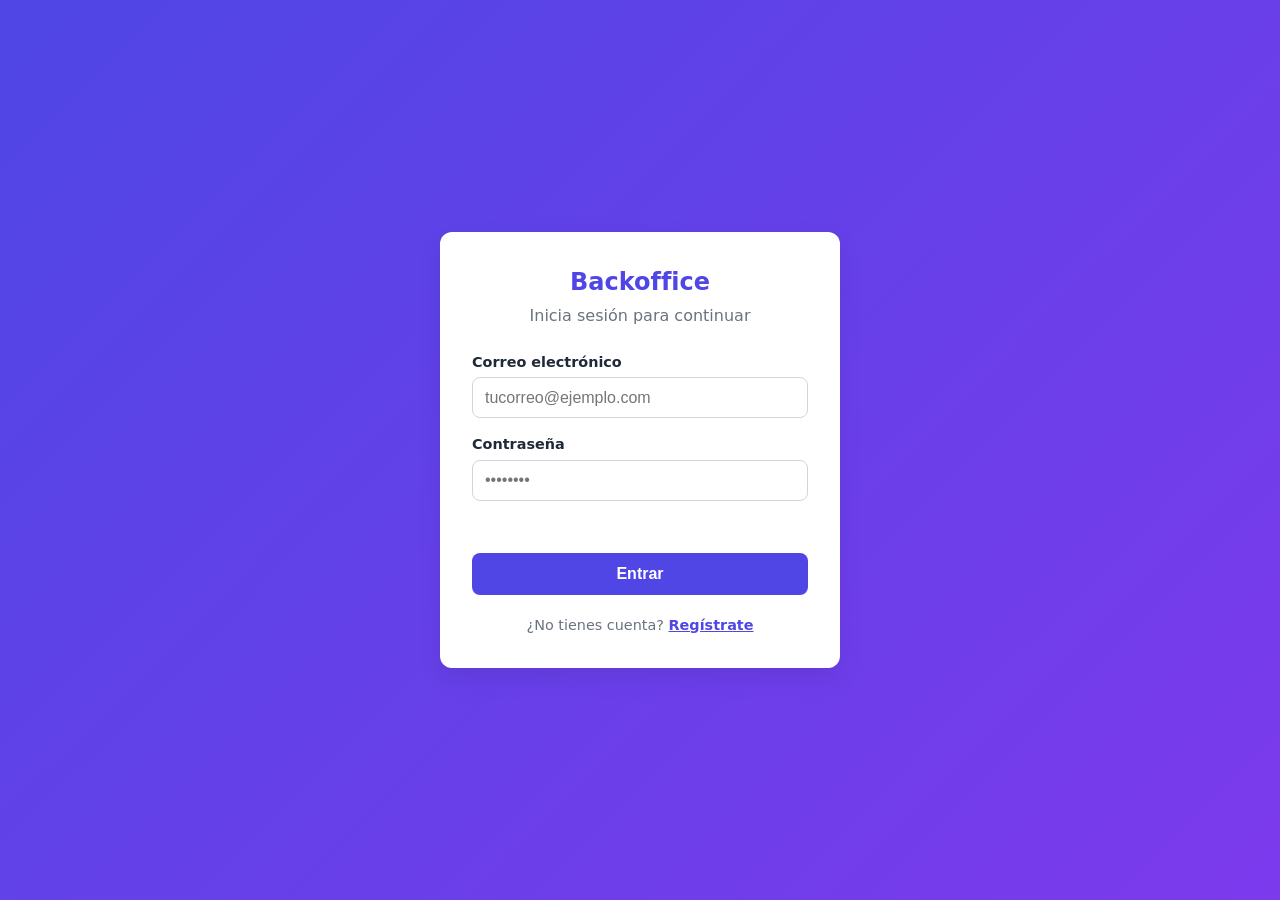
<file: index.html>
<!DOCTYPE html>
<html lang="es">
<head>
  <meta charset="UTF-8">
  <meta name="viewport" content="width=device-width, initial-scale=1.0">
  <title>Backoffice</title>
  <meta http-equiv="refresh" content="0; url=login.html">
</head>
<body>
  <p><a href="login.html">Ir a iniciar sesión</a></p>
</body>
</html>
</file>
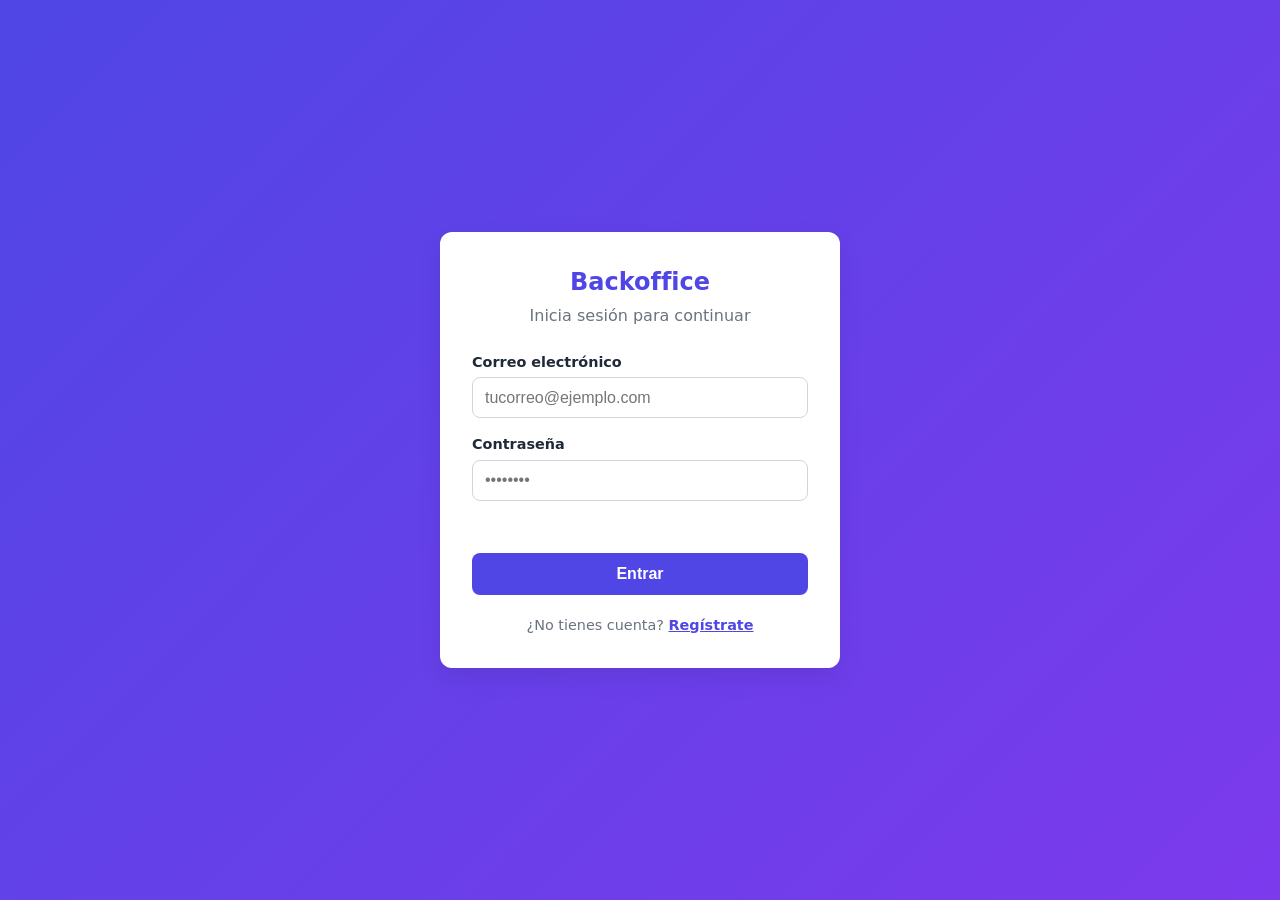
<file: home.html>
<!DOCTYPE html>
<html lang="es">
<head>
  <meta charset="UTF-8">
  <meta name="viewport" content="width=device-width, initial-scale=1.0">
  <meta name="robots" content="noindex">
  <title>Proyectos | Backoffice</title>
  <link rel="stylesheet" href="css/styles.css">
  <!-- Guardia: sin token válido se redirige a login antes de mostrar nada -->
  <script src="js/api.js"></script>
  <script>
    if (!isTokenValid(getToken())) {
      clearSession();
      window.location.replace("login.html");
    }
  </script>
</head>
<body>
  <header class="topbar">
    <h1 class="topbar__brand">Backoffice</h1>
    <div class="topbar__user">
      <span id="user-name">Usuario</span>
      <button type="button" id="logout-btn" class="btn btn--small btn--ghost">Cerrar sesión</button>
    </div>
  </header>

  <main class="dashboard">
    <div class="dashboard__head">
      <h2>Mis proyectos</h2>
      <button type="button" id="add-btn" class="btn btn--small">+ Agregar proyecto</button>
    </div>

    <p id="message" class="message" role="status" aria-live="polite"></p>

    <p id="empty" class="empty" hidden>Aún no tienes proyectos. ¡Agrega el primero!</p>
    <section id="projects" class="projects" aria-label="Lista de proyectos"></section>
  </main>

  <dialog id="project-dialog" class="dialog">
    <form id="project-form">
      <h2 id="dialog-title">Agregar proyecto</h2>

      <div class="form-group">
        <label for="title">Título</label>
        <input type="text" id="title" name="title" minlength="3" maxlength="100" required>
      </div>

      <div class="form-group">
        <label for="description">Descripción</label>
        <textarea id="description" name="description" rows="3" minlength="3" maxlength="1024" required></textarea>
      </div>

      <div class="form-group">
        <label for="technologies">Tecnologías (separadas por coma)</label>
        <input type="text" id="technologies" name="technologies" placeholder="HTML, CSS, JavaScript">
      </div>

      <div class="form-group">
        <label for="repository">Repositorio (opcional)</label>
        <input type="url" id="repository" name="repository" placeholder="https://github.com/usuario/repo" minlength="10" maxlength="300">
      </div>

      <p id="form-error" class="message message--error" role="alert"></p>

      <div class="dialog__actions">
        <button type="button" id="cancel-btn" class="btn btn--ghost">Cancelar</button>
        <button type="submit" class="btn">Guardar</button>
      </div>
    </form>
  </dialog>

  <script src="js/home.js"></script>
</body>
</html>
</file>
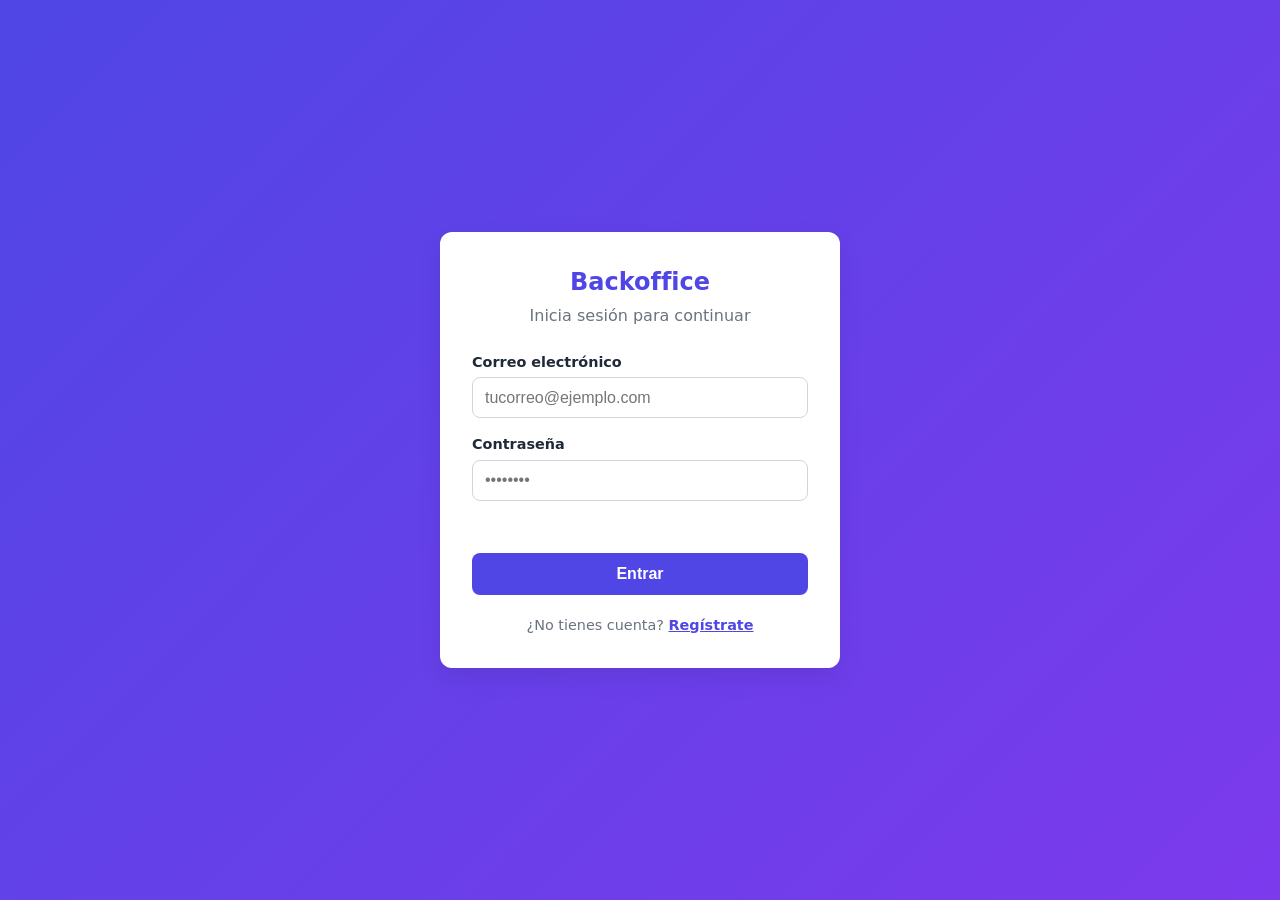
<file: login.html>
<!DOCTYPE html>
<html lang="es">
<head>
  <meta charset="UTF-8">
  <meta name="viewport" content="width=device-width, initial-scale=1.0">
  <meta name="description" content="Inicia sesión en Backoffice">
  <title>Iniciar sesión | Backoffice</title>
  <link rel="stylesheet" href="css/styles.css">
</head>
<body>
  <main class="auth">
    <section class="card">
      <h1 class="brand">Backoffice</h1>
      <p class="subtitle">Inicia sesión para continuar</p>

      <form id="auth-form" data-mode="login">
        <div class="form-group">
          <label for="email">Correo electrónico</label>
          <input type="email" id="email" name="email" placeholder="tucorreo@ejemplo.com" autocomplete="email" required>
        </div>

        <div class="form-group">
          <label for="password">Contraseña</label>
          <input type="password" id="password" name="password" placeholder="••••••••" autocomplete="current-password" required>
        </div>

        <p id="message" class="message" role="status" aria-live="polite"></p>
        <button type="submit" class="btn">Entrar</button>
      </form>

      <p class="switch">¿No tienes cuenta? <a href="register.html">Regístrate</a></p>
    </section>
  </main>

  <script src="js/api.js"></script>
  <script src="js/auth.js"></script>
</body>
</html>
</file>
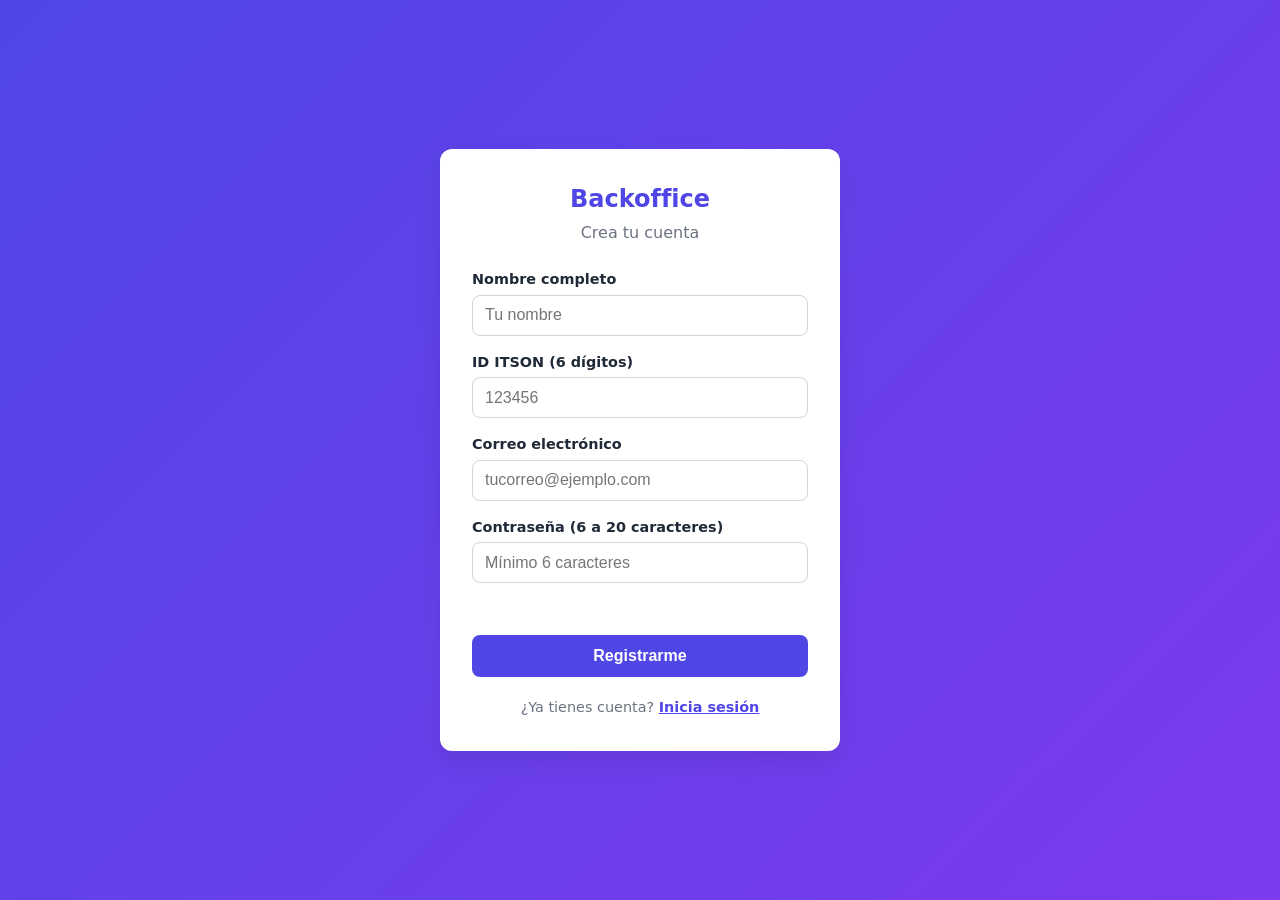
<file: register.html>
<!DOCTYPE html>
<html lang="es">
<head>
  <meta charset="UTF-8">
  <meta name="viewport" content="width=device-width, initial-scale=1.0">
  <meta name="description" content="Crea tu cuenta en Backoffice">
  <title>Registro | Backoffice</title>
  <link rel="stylesheet" href="css/styles.css">
</head>
<body>
  <main class="auth">
    <section class="card">
      <h1 class="brand">Backoffice</h1>
      <p class="subtitle">Crea tu cuenta</p>

      <form id="auth-form" data-mode="register">
        <div class="form-group">
          <label for="name">Nombre completo</label>
          <input type="text" id="name" name="name" placeholder="Tu nombre" autocomplete="name" minlength="3" maxlength="255" required>
        </div>

        <div class="form-group">
          <label for="itsonId">ID ITSON (6 dígitos)</label>
          <input type="text" id="itsonId" name="itsonId" placeholder="123456" inputmode="numeric" pattern="[0-9]{6}" minlength="6" maxlength="6" required>
        </div>

        <div class="form-group">
          <label for="email">Correo electrónico</label>
          <input type="email" id="email" name="email" placeholder="tucorreo@ejemplo.com" autocomplete="email" required>
        </div>

        <div class="form-group">
          <label for="password">Contraseña (6 a 20 caracteres)</label>
          <input type="password" id="password" name="password" placeholder="Mínimo 6 caracteres" autocomplete="new-password" minlength="6" maxlength="20" required>
        </div>

        <p id="message" class="message" role="status" aria-live="polite"></p>
        <button type="submit" class="btn">Registrarme</button>
      </form>

      <p class="switch">¿Ya tienes cuenta? <a href="login.html">Inicia sesión</a></p>
    </section>
  </main>

  <script src="js/api.js"></script>
  <script src="js/auth.js"></script>
</body>
</html>
</file>
<file: css/styles.css>
/* ===== Variables ===== */
:root {
  --color-primary: #4f46e5;
  --color-primary-dark: #4338ca;
  --color-bg: #f3f4f6;
  --color-surface: #ffffff;
  --color-text: #1f2937;
  --color-muted: #6b7280;
  --color-border: #d1d5db;
  --radius: 12px;
  --shadow: 0 10px 25px rgba(0, 0, 0, 0.08);
}

/* ===== Reset básico ===== */
*,
*::before,
*::after {
  box-sizing: border-box;
}

body {
  margin: 0;
  min-height: 100vh;
  font-family: system-ui, -apple-system, "Segoe UI", Roboto, Arial, sans-serif;
  color: var(--color-text);
  background: var(--color-bg);
  line-height: 1.5;
}

/* ===== Layout de autenticación ===== */
.auth {
  min-height: 100vh;
  display: flex;
  align-items: center;
  justify-content: center;
  padding: 1rem;
  background: linear-gradient(135deg, #4f46e5, #7c3aed);
}

.card {
  width: 100%;
  max-width: 400px;
  padding: 2rem;
  background: var(--color-surface);
  border-radius: var(--radius);
  box-shadow: var(--shadow);
}

.brand {
  margin: 0 0 0.25rem;
  font-size: 1.5rem;
  color: var(--color-primary);
  text-align: center;
}

.subtitle {
  margin: 0 0 1.5rem;
  color: var(--color-muted);
  text-align: center;
}

/* ===== Formularios ===== */
.form-group {
  margin-bottom: 1rem;
}

label {
  display: block;
  margin-bottom: 0.25rem;
  font-size: 0.9rem;
  font-weight: 600;
}

input {
  width: 100%;
  padding: 0.65rem 0.75rem;
  font-size: 1rem;
  border: 1px solid var(--color-border);
  border-radius: 8px;
  background: #fff;
}

input:focus-visible,
.btn:focus-visible,
a:focus-visible {
  outline: 3px solid rgba(79, 70, 229, 0.4);
  outline-offset: 2px;
}

.btn {
  display: inline-block;
  width: 100%;
  padding: 0.75rem;
  font-size: 1rem;
  font-weight: 600;
  color: #fff;
  text-align: center;
  text-decoration: none;
  background: var(--color-primary);
  border: 0;
  border-radius: 8px;
  cursor: pointer;
  transition: background 0.2s;
}

.btn:hover {
  background: var(--color-primary-dark);
}

.switch {
  margin: 1.25rem 0 0;
  text-align: center;
  font-size: 0.9rem;
  color: var(--color-muted);
}

.switch a {
  color: var(--color-primary);
  font-weight: 600;
}

/* ===== Home ===== */
.home {
  display: flex;
  align-items: center;
  justify-content: center;
  min-height: 100vh;
  padding: 1rem;
  text-align: center;
}

.home .card {
  max-width: 480px;
}

/* ===== Responsivo ===== */
@media (max-width: 480px) {
  .card {
    padding: 1.5rem 1.25rem;
  }

  .brand {
    font-size: 1.3rem;
  }
}

/* ===== Mensajes ===== */
.message {
  min-height: 1.25rem;
  margin: 0 0 1rem;
  font-size: 0.9rem;
}
.message--error { color: #b91c1c; }
.message--success { color: #15803d; }
.message--info { color: var(--color-muted); }

.btn:disabled { opacity: 0.6; cursor: not-allowed; }

textarea {
  width: 100%;
  padding: 0.65rem 0.75rem;
  font: inherit;
  border: 1px solid var(--color-border);
  border-radius: 8px;
  resize: vertical;
}
textarea:focus-visible { outline: 3px solid rgba(79, 70, 229, 0.4); outline-offset: 2px; }

/* ===== Botones secundarios ===== */
.btn--small { width: auto; padding: 0.45rem 0.9rem; font-size: 0.9rem; }
.btn--danger { background: #dc2626; }
.btn--danger:hover { background: #b91c1c; }
.btn--ghost { color: var(--color-primary); background: transparent; border: 1px solid var(--color-primary); }
.btn--ghost:hover { background: rgba(79, 70, 229, 0.08); }

/* ===== Dashboard ===== */
.topbar {
  display: flex;
  flex-wrap: wrap;
  gap: 0.5rem;
  align-items: center;
  justify-content: space-between;
  padding: 0.75rem 1rem;
  color: #fff;
  background: linear-gradient(135deg, #4f46e5, #7c3aed);
}
.topbar__brand { margin: 0; font-size: 1.25rem; }
.topbar__user { display: flex; gap: 0.75rem; align-items: center; }
.topbar .btn--ghost { color: #fff; border-color: #fff; }
.topbar .btn--ghost:hover { background: rgba(255, 255, 255, 0.15); }

.dashboard { max-width: 1000px; margin: 0 auto; padding: 1.5rem 1rem; }
.dashboard__head {
  display: flex;
  flex-wrap: wrap;
  gap: 0.75rem;
  align-items: center;
  justify-content: space-between;
  margin-bottom: 1rem;
}
.dashboard__head h2 { margin: 0; }
.empty { padding: 2rem; text-align: center; color: var(--color-muted); }

.projects {
  display: grid;
  grid-template-columns: repeat(auto-fill, minmax(260px, 1fr));
  gap: 1rem;
}
.project {
  display: flex;
  flex-direction: column;
  gap: 0.5rem;
  padding: 1.25rem;
  background: var(--color-surface);
  border-radius: var(--radius);
  box-shadow: var(--shadow);
}
.project__title { margin: 0; font-size: 1.1rem; overflow-wrap: anywhere; }
.project__desc { margin: 0; color: var(--color-muted); overflow-wrap: anywhere; }
.project__link { color: var(--color-primary); font-size: 0.9rem; }
.project__actions { display: flex; gap: 0.5rem; margin-top: auto; padding-top: 0.5rem; }

.tags { display: flex; flex-wrap: wrap; gap: 0.35rem; margin: 0; padding: 0; list-style: none; }
.tag { padding: 0.1rem 0.55rem; font-size: 0.8rem; color: var(--color-primary-dark); background: #e0e7ff; border-radius: 999px; }

/* ===== Diálogo del formulario ===== */
.dialog {
  width: min(480px, calc(100% - 2rem));
  padding: 1.5rem;
  border: 0;
  border-radius: var(--radius);
  box-shadow: var(--shadow);
}
.dialog::backdrop { background: rgba(0, 0, 0, 0.5); }
.dialog h2 { margin-top: 0; }
.dialog__actions { display: flex; gap: 0.5rem; justify-content: flex-end; }
.dialog__actions .btn { width: auto; }
</file>
